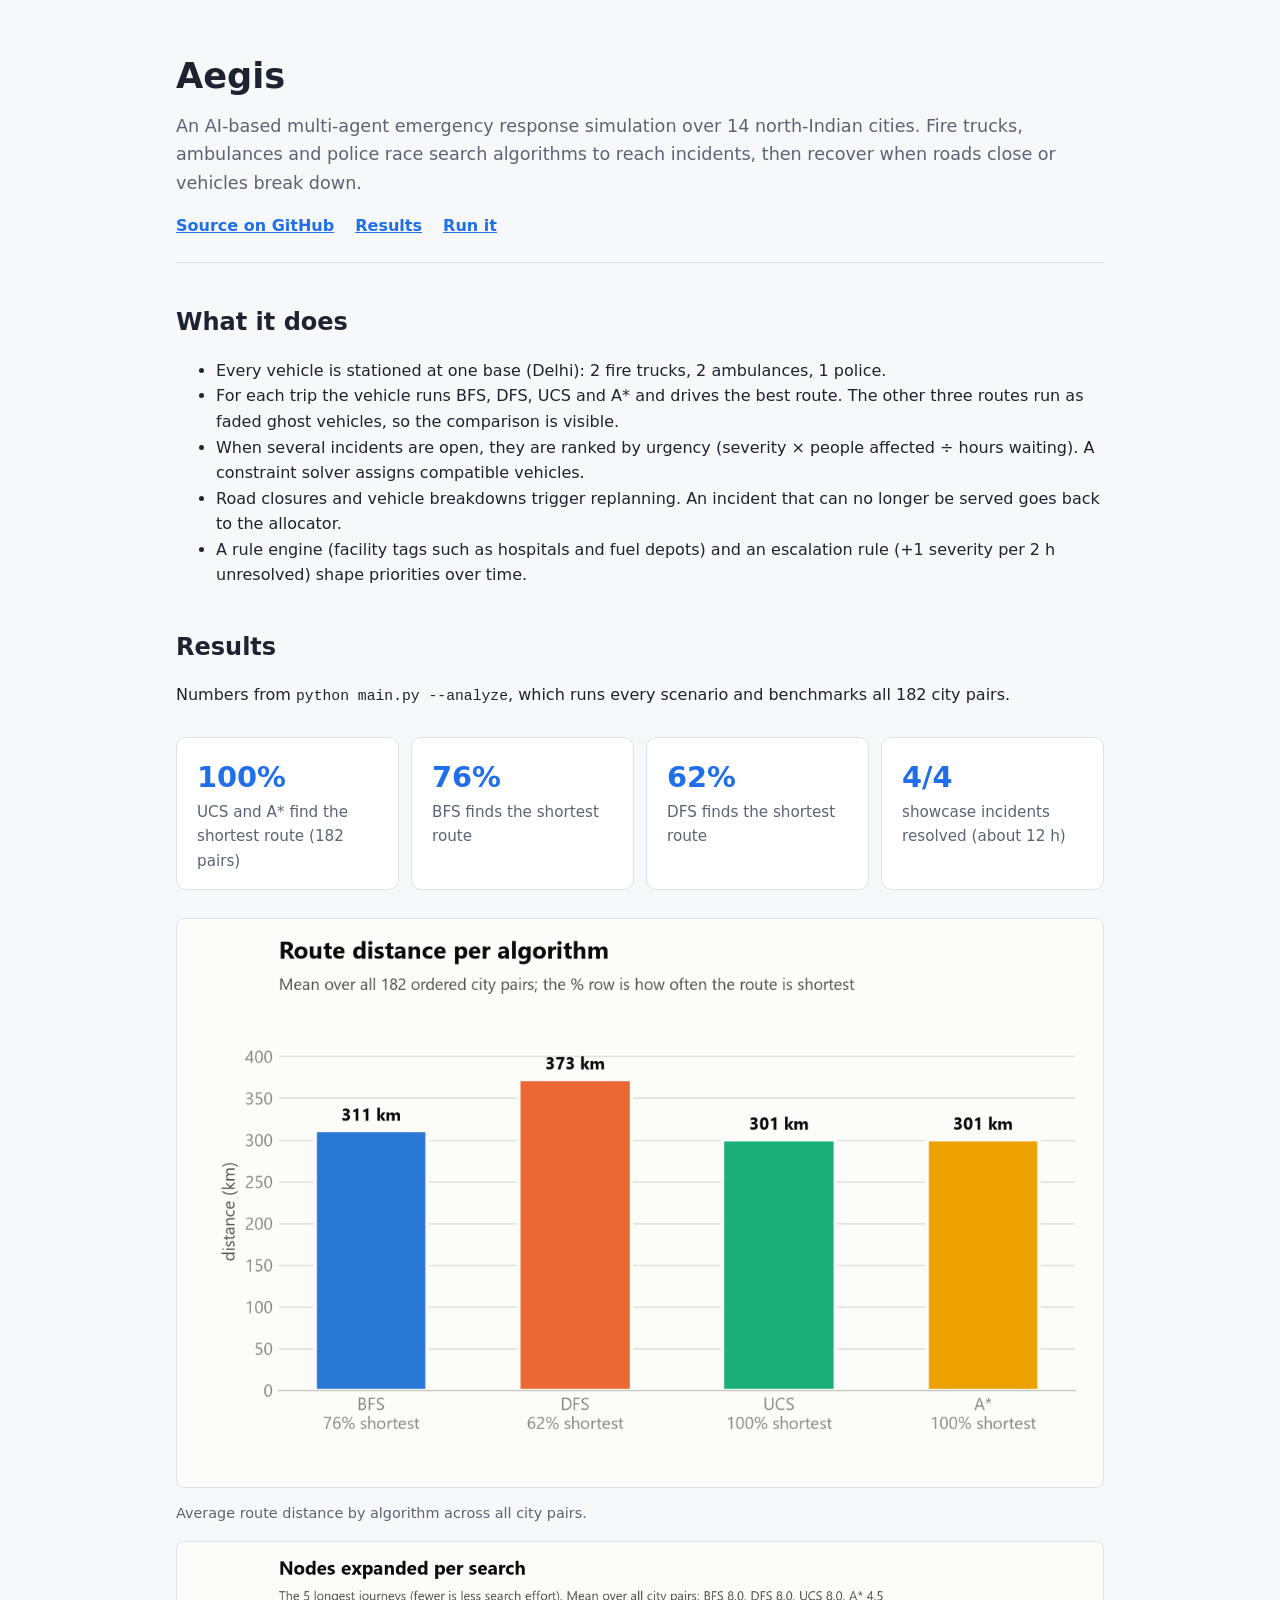
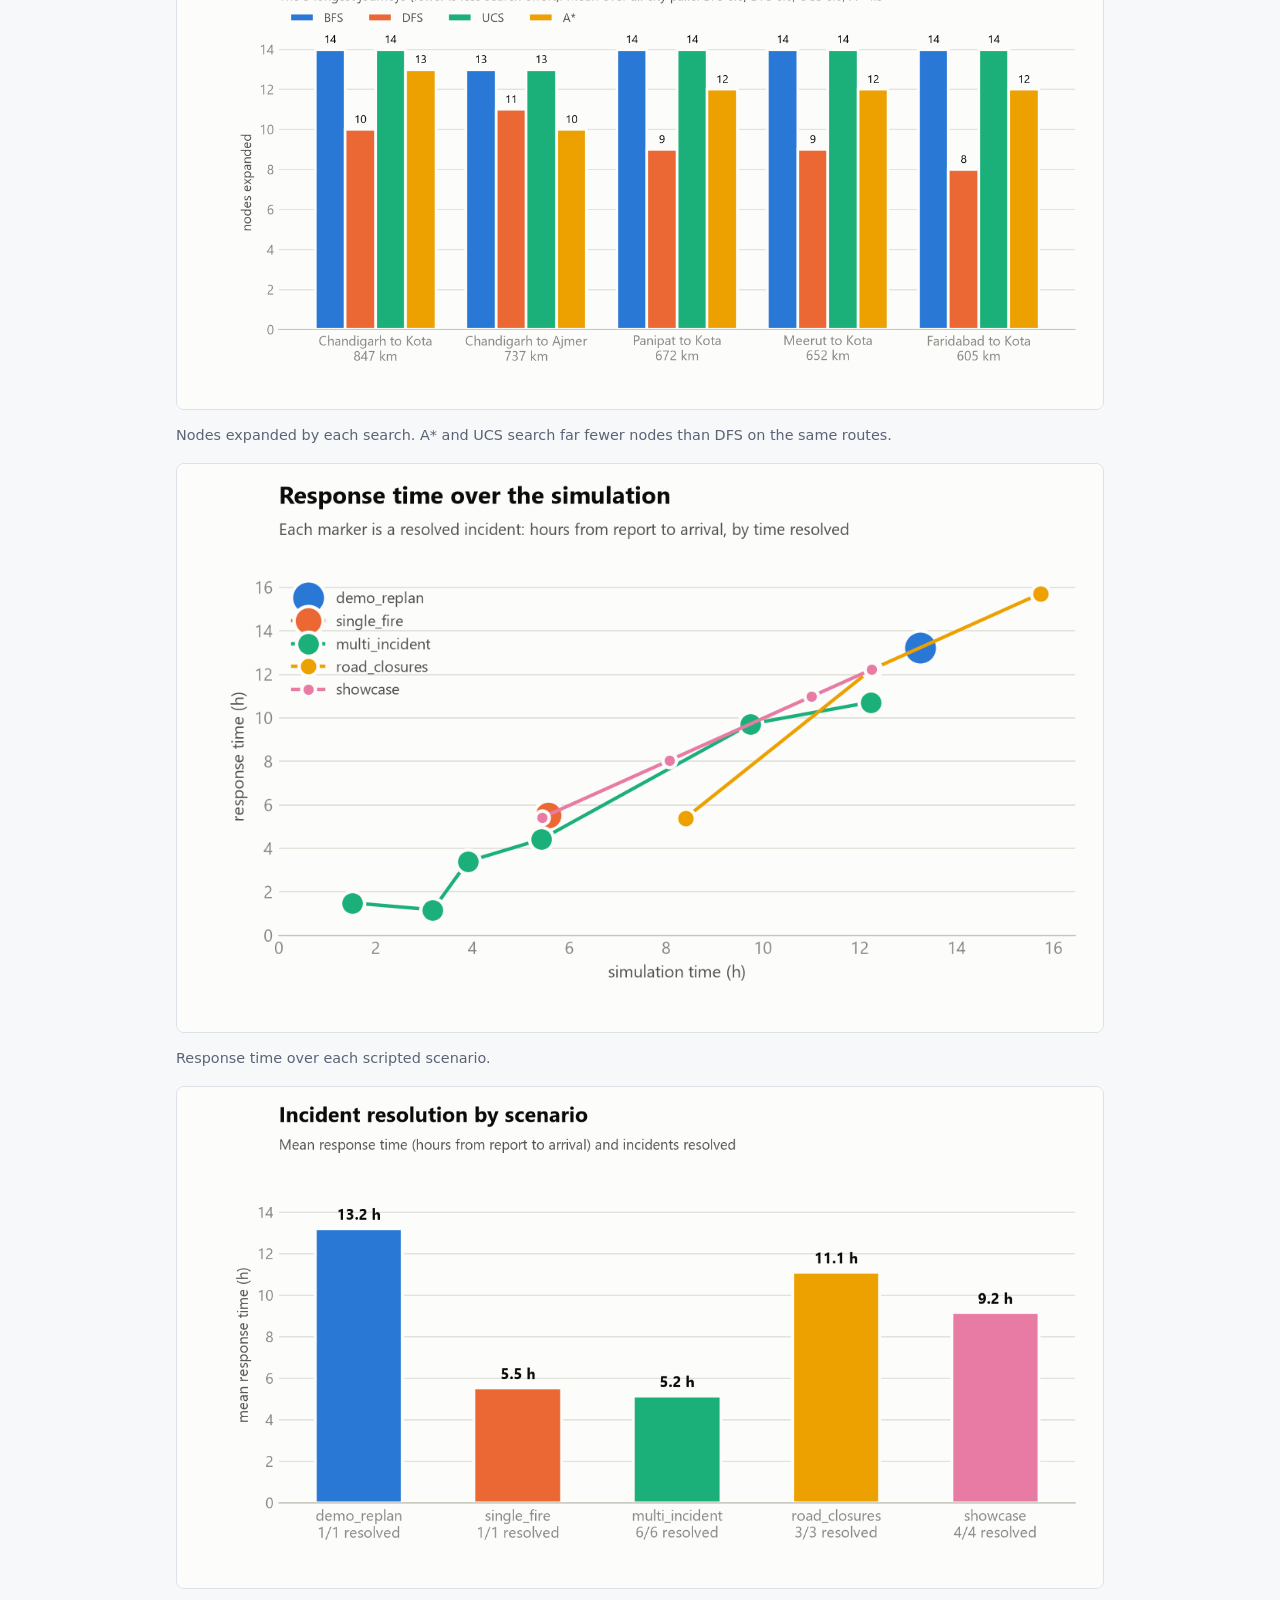
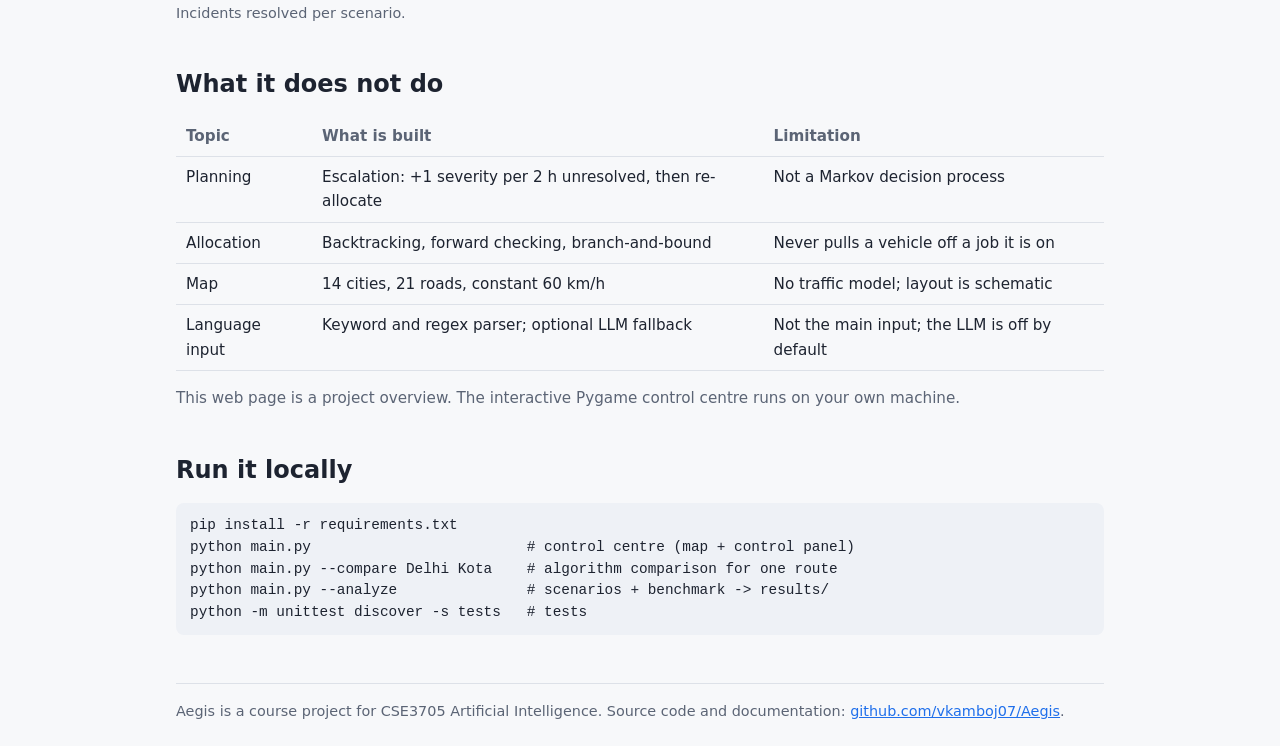
<file: docs/index.html>
<!doctype html>
<html lang="en">
<head>
<meta charset="utf-8">
<meta name="viewport" content="width=device-width, initial-scale=1">
<title>Aegis: Emergency Response Simulation</title>
<meta name="description" content="AI-based multi-agent emergency response simulation over 14 north-Indian cities.">
<style>
  :root {
    --bg: #f7f8fa; --fg: #1d2330; --muted: #5b6475; --card: #ffffff;
    --accent: #1f6feb; --border: #dde1e8; --code: #eef1f6;
  }
  @media (prefers-color-scheme: dark) {
    :root:not([data-theme="light"]) {
      --bg: #0f1419; --fg: #e6e9ef; --muted: #9aa4b2; --card: #171d25;
      --accent: #6ea8ff; --border: #2a3340; --code: #1e2630;
    }
  }
  :root[data-theme="dark"] {
    --bg: #0f1419; --fg: #e6e9ef; --muted: #9aa4b2; --card: #171d25;
    --accent: #6ea8ff; --border: #2a3340; --code: #1e2630;
  }
  * { box-sizing: border-box; }
  body {
    margin: 0; background: var(--bg); color: var(--fg);
    font: 16px/1.6 system-ui, -apple-system, "Segoe UI", Roboto, sans-serif;
  }
  main { max-width: 960px; margin: 0 auto; padding: 0 16px; }
  header { padding: 48px 0 24px; border-bottom: 1px solid var(--border); }
  h1 { margin: 0 0 8px; font-size: 2.2rem; }
  h2 { margin: 40px 0 12px; font-size: 1.5rem; }
  h3 { margin: 24px 0 8px; font-size: 1.1rem; }
  p, li { color: var(--fg); }
  .lead { color: var(--muted); font-size: 1.1rem; margin: 0 0 16px; }
  .links a, a { color: var(--accent); }
  .links a { margin-right: 16px; font-weight: 600; }
  .card {
    background: var(--card); border: 1px solid var(--border); border-radius: 10px;
    padding: 16px 20px; margin: 12px 0;
  }
  .grid { display: grid; gap: 12px; grid-template-columns: repeat(auto-fit, minmax(200px, 1fr)); }
  .stat { font-size: 1.8rem; font-weight: 700; color: var(--accent); }
  .muted { color: var(--muted); font-size: 0.95rem; }
  table { width: 100%; border-collapse: collapse; margin: 8px 0; font-size: 0.95rem; }
  th, td { text-align: left; padding: 8px 10px; border-bottom: 1px solid var(--border); vertical-align: top; }
  th { color: var(--muted); font-weight: 600; }
  img { max-width: 100%; height: auto; border-radius: 8px; border: 1px solid var(--border); background: #fff; }
  figure { margin: 16px 0; }
  figcaption { color: var(--muted); font-size: 0.9rem; margin-top: 6px; }
  pre {
    background: var(--code); border-radius: 8px; padding: 12px 14px; overflow-x: auto;
    font: 0.9rem/1.5 ui-monospace, Consolas, monospace;
  }
  code { font-family: ui-monospace, Consolas, monospace; font-size: 0.92em; }
  footer { margin: 48px 0 24px; color: var(--muted); font-size: 0.9rem; border-top: 1px solid var(--border); padding-top: 16px; }
  @media (max-width: 600px) {
    h1 { font-size: 1.7rem; }
    table { font-size: 0.85rem; }
    th, td { padding: 6px; }
  }
</style>
</head>
<body>
<main>
<header>
  <h1>Aegis</h1>
  <p class="lead">An AI-based multi-agent emergency response simulation over 14 north-Indian cities.
  Fire trucks, ambulances and police race search algorithms to reach incidents, then recover when
  roads close or vehicles break down.</p>
  <div class="links">
    <a href="https://github.com/vkamboj07/Aegis">Source on GitHub</a>
    <a href="#results">Results</a>
    <a href="#run">Run it</a>
  </div>
</header>

<section>
  <h2>What it does</h2>
  <ul>
    <li>Every vehicle is stationed at one base (Delhi): 2 fire trucks, 2 ambulances, 1 police.</li>
    <li>For each trip the vehicle runs BFS, DFS, UCS and A* and drives the best route. The other
        three routes run as faded ghost vehicles, so the comparison is visible.</li>
    <li>When several incidents are open, they are ranked by urgency (severity &times; people
        affected &divide; hours waiting). A constraint solver assigns compatible vehicles.</li>
    <li>Road closures and vehicle breakdowns trigger replanning. An incident that can no longer be
        served goes back to the allocator.</li>
    <li>A rule engine (facility tags such as hospitals and fuel depots) and an escalation rule
        (+1 severity per 2 h unresolved) shape priorities over time.</li>
  </ul>
</section>

<section id="results">
  <h2>Results</h2>
  <p>Numbers from <code>python main.py --analyze</code>, which runs every scenario and benchmarks all
  182 city pairs.</p>
  <div class="grid">
    <div class="card"><div class="stat">100%</div><div class="muted">UCS and A* find the shortest route (182 pairs)</div></div>
    <div class="card"><div class="stat">76%</div><div class="muted">BFS finds the shortest route</div></div>
    <div class="card"><div class="stat">62%</div><div class="muted">DFS finds the shortest route</div></div>
    <div class="card"><div class="stat">4/4</div><div class="muted">showcase incidents resolved (about 12 h)</div></div>
  </div>

  <figure>
    <img src="img/algorithm_distance.png" alt="Bar chart of route distance by algorithm">
    <figcaption>Average route distance by algorithm across all city pairs.</figcaption>
  </figure>
  <figure>
    <img src="img/algorithm_nodes.png" alt="Bar chart of nodes expanded by algorithm">
    <figcaption>Nodes expanded by each search. A* and UCS search far fewer nodes than DFS on the same routes.</figcaption>
  </figure>
  <figure>
    <img src="img/response_time.png" alt="Response time per scenario">
    <figcaption>Response time over each scripted scenario.</figcaption>
  </figure>
  <figure>
    <img src="img/scenario_resolution.png" alt="Incidents resolved per scenario">
    <figcaption>Incidents resolved per scenario.</figcaption>
  </figure>
</section>

<section>
  <h2>What it does not do</h2>
  <table>
    <thead><tr><th>Topic</th><th>What is built</th><th>Limitation</th></tr></thead>
    <tbody>
      <tr><td>Planning</td><td>Escalation: +1 severity per 2 h unresolved, then re-allocate</td><td>Not a Markov decision process</td></tr>
      <tr><td>Allocation</td><td>Backtracking, forward checking, branch-and-bound</td><td>Never pulls a vehicle off a job it is on</td></tr>
      <tr><td>Map</td><td>14 cities, 21 roads, constant 60 km/h</td><td>No traffic model; layout is schematic</td></tr>
      <tr><td>Language input</td><td>Keyword and regex parser; optional LLM fallback</td><td>Not the main input; the LLM is off by default</td></tr>
    </tbody>
  </table>
  <p class="muted">This web page is a project overview. The interactive Pygame control centre runs on your own machine.</p>
</section>

<section id="run">
  <h2>Run it locally</h2>
  <pre>pip install -r requirements.txt
python main.py                         # control centre (map + control panel)
python main.py --compare Delhi Kota    # algorithm comparison for one route
python main.py --analyze               # scenarios + benchmark -&gt; results/
python -m unittest discover -s tests   # tests</pre>
</section>

<footer>
  Aegis is a course project for CSE3705 Artificial Intelligence. Source code and documentation:
  <a href="https://github.com/vkamboj07/Aegis">github.com/vkamboj07/Aegis</a>.
</footer>
</main>
</body>
</html>
</file>
